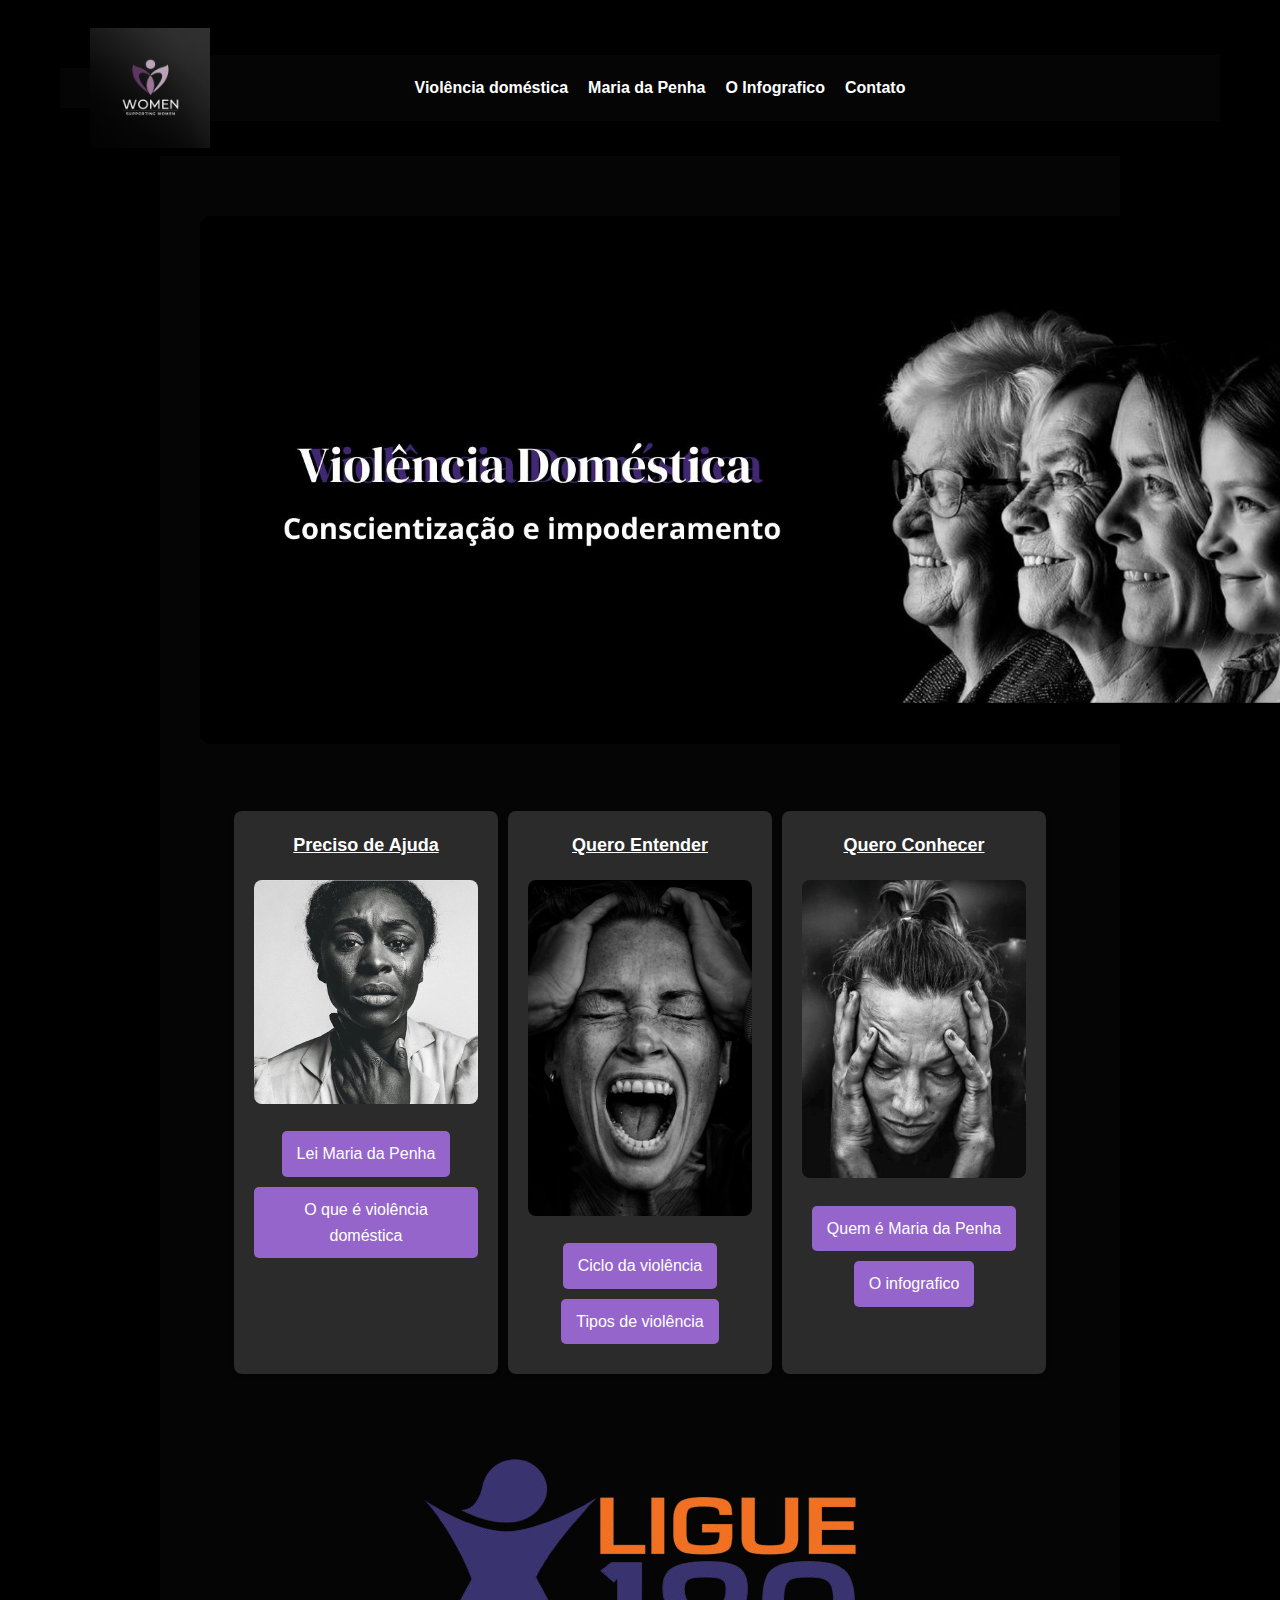
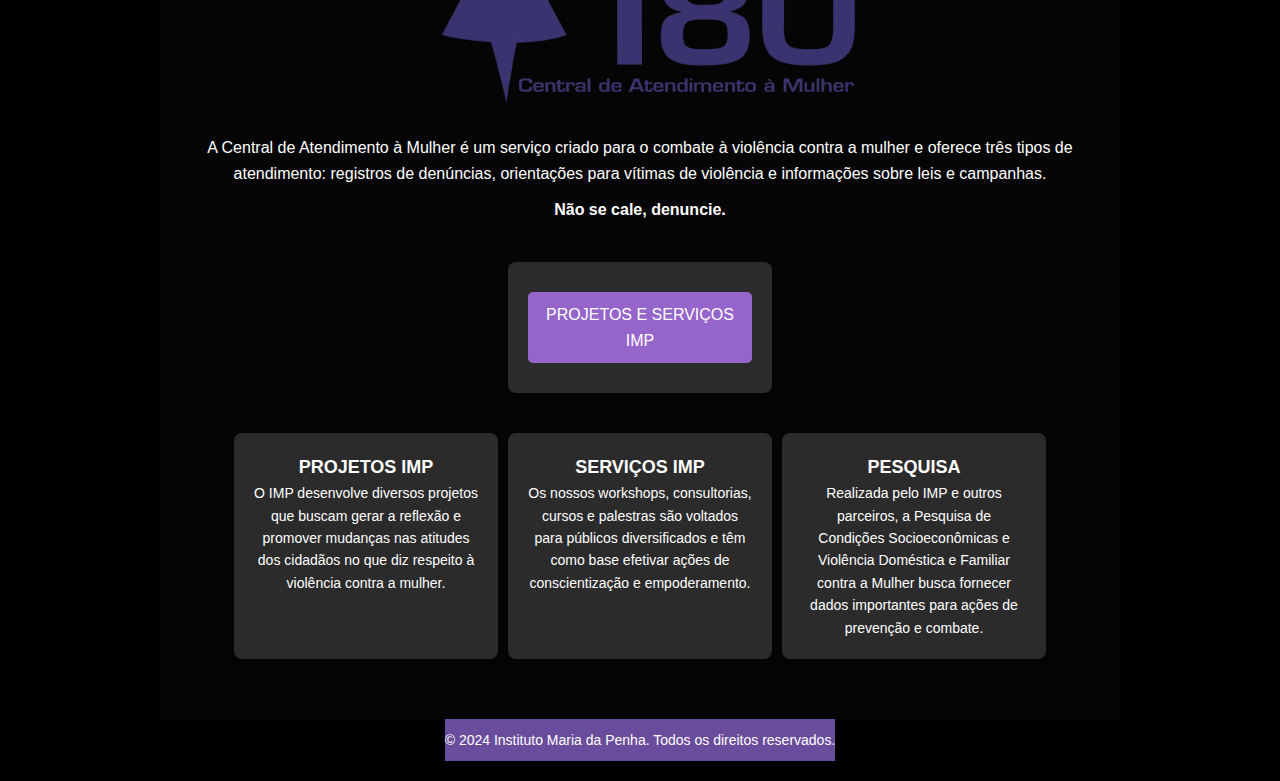
<file: index.html>
<!DOCTYPE html>
<html lang="pt-br">
<head>
  <meta charset="UTF-8">
  <meta name="viewport" content="width=device-width, initial-scale=1.0">
  <title>Instituto Maria da Penha</title>
  <link rel="stylesheet" href="CSS/style.css">
</head>
<body>

  <!-- Cabeçalho principal com navegação -->
  <header>
    <nav class="modern-header">
      <section class="nav-left">
      <img src="IMG/TelaInicial/LOGO.jpg" alt="Logo do Instituto Maria da Penha" class="logo">
      </section>
      <section class="nav-center">
        <ul>
          <li><a href="ViolenciaDomestica.html">Violência doméstica</a></li>
          <li><a href="biogra.html">Maria da Penha</a></li>
          <li><a href="Infografico.html">O Infografico</a></li>
          <li><a href="Contato.html">Contato</a></li>
        </ul>
      </section>
    </nav>
  </header>

  <!-- Seção principal com imagem inicial -->
  <main>
    <section class="image-section">
      <figure>
        <img src="IMG/TelaInicial/violência.jpg" alt="Grupo de mulheres representando força e união">
      </figure>
    </section>
      <section>
        <article>
          <h2>Preciso de Ajuda</h2>
          <figure>
            <img src="IMG/Paginas/1.jpg" alt="Imagem de mulher buscando ajuda">
          </figure>
          <ul>
            <li><a href="https://www.planalto.gov.br/ccivil_03/_ato2004-2006/2006/lei/l11340.htm">Lei Maria da Penha</a></li>
            <li><a href="ViolenciaDomestica.html">O que é violência doméstica</a></li>
          </ul>
        </article>
        <article>
          <h2>Quero Entender</h2>
          <figure>
            <img src="IMG/Paginas/2.jpg" alt="Imagem de mãos unidas representando apoio">
          </figure>
          <ul>
            <li><a href="ViolenciaDomestica.html">Ciclo da violência</a></li>
            <li><a href="ViolenciaDomestica.html">Tipos de violência</a></li>
          </ul>
        </article>
        <article>
          <h2>Quero Conhecer</h2>
          <figure>
            <img src="IMG/Paginas/3.jpg" alt="Imagem de Maria da Penha">
          </figure>
          <ul>
            <li><a href="biogra.html">Quem é Maria da Penha</a></li>
            <li><a href="Infografico.html">O infografico</a></li>
          </ul>
        </article>
      </section>
    <!-- Informações adicionais sobre a Central de Atendimento -->
    <section>
      <img src="IMG/TelaInicial/180V-removebg-preview.png" alt="Ligue 180">
      <p>
        A Central de Atendimento à Mulher é um serviço criado para o combate à violência contra a mulher e oferece três tipos de atendimento: registros de denúncias, orientações para vítimas de violência e informações sobre leis e campanhas.
      </p>
      <strong>Não se cale, denuncie.</strong>
    </section>

    <!-- Sessão de projetos e serviços -->
    <section>
      <article><ul>
      <li><a href="projetosServiços.html">PROJETOS E SERVIÇOS IMP</a></li>
    </ul>
  </article>
    </section>
    <section>
      <article>
        <h3>PROJETOS IMP</h3>
        <p>O IMP desenvolve diversos projetos que buscam gerar a reflexão e promover mudanças nas atitudes dos cidadãos no que diz respeito à violência contra a mulher.</p>
      </article>
      <article>
        <h3>SERVIÇOS IMP</h3>
        <p>Os nossos workshops, consultorias, cursos e palestras são voltados para públicos diversificados e têm como base efetivar ações de conscientização e empoderamento.</p>
      </article>
      <article>
        <h3>PESQUISA</h3>
        <p>Realizada pelo IMP e outros parceiros, a Pesquisa de Condições Socioeconômicas e Violência Doméstica e Familiar contra a Mulher busca fornecer dados importantes para ações de prevenção e combate.</p>
      </article>
    </section>
  </main>

  <!-- Rodapé -->
  <footer>
    <p>&copy; 2024 Instituto Maria da Penha. Todos os direitos reservados.</p>
  </footer>

</body>
</html>
</file>
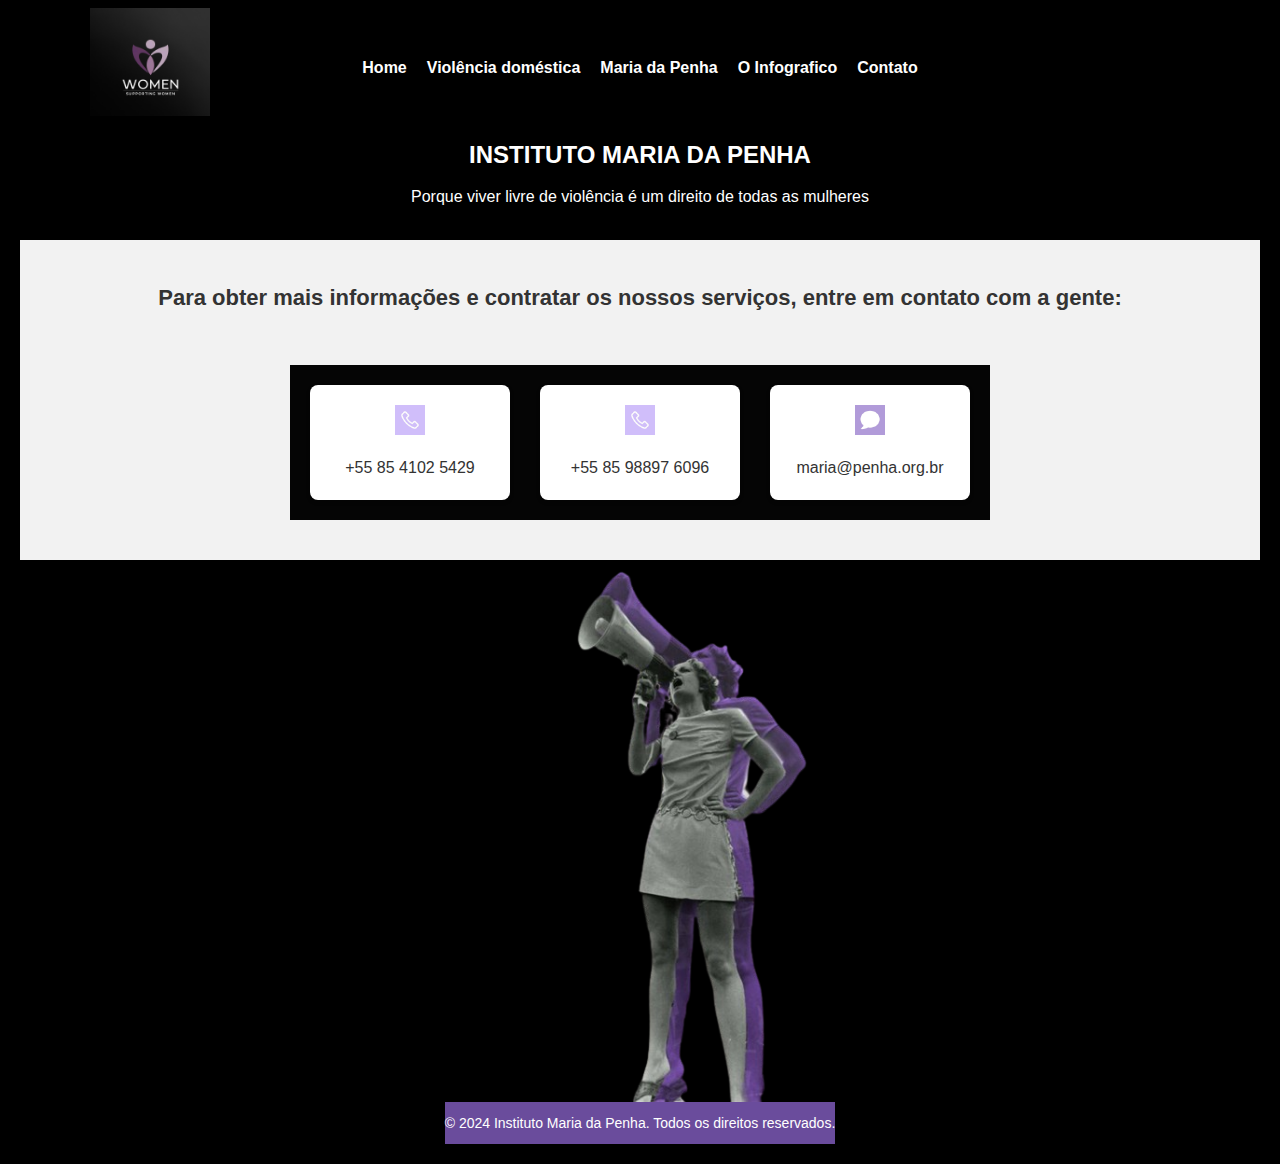
<file: Contato.html>
<!DOCTYPE html>
<html lang="pt-br">
<head>
  <meta charset="UTF-8">
  <meta name="viewport" content="width=device-width, initial-scale=1.0">
  <title>Instituto Maria da Penha</title>
  <link rel="stylesheet" href="CSS/style.css">
</head>
<body>
  <!-- Cabeçalho principal com navegação -->
  <header>
    <nav class="modern-header">
      <div class="nav-left">
        <img src="IMG/TelaInicial/LOGO.jpg" alt="Logo do Instituto Maria da Penha" class="logo">
      </div>
      <div class="nav-center">
        <ul>
          <li><a href="index.html">Home</a></li>
          <li><a href="ViolenciaDomestica.html">Violência doméstica</a></li>
          <li><a href="biogra.html">Maria da Penha</a></li>
          <li><a href="Infografico.html">O Infografico</a></li>
          <li><a href="Contato.html">Contato</a></li>
        </ul>
      </div>
    </nav>
  </header>

  <!-- Cabeçalho principal -->
  <header>
    <h1>INSTITUTO MARIA DA PENHA</h1>
    <p>Porque viver livre de violência é um direito de todas as mulheres</p>
  </header>

  <!-- Seção de Contato -->
  <section class="contact-info">
    <h2>Para obter mais informações e contratar os nossos serviços, entre em contato com a gente:</h2>
    <section class="contact-details">
      <section class="phone">
        <img src="IMG/Contato/telefone.jpg" alt="Ícone de telefone">
        <p>+55 85 4102 5429</p>
      </section>
      <section class="phone">
        <img src="IMG/Contato/telefone.jpg" alt="Ícone de telefone">
        <p>+55 85 98897 6096</p>
      </section>
      <section class="email">
        <img src="IMG/Contato/msg.jpg" alt="Ícone de email">
        <p>maria@penha.org.br</p>
      </section>
    </section>
  </section>

  <!-- Imagem no canto inferior direito -->
  <img src="IMG/Projeto/Mulher.png" alt="Imagem no canto inferior direito" class="corner-image">

  <!-- Rodapé -->
  <footer>
    <p>&copy; 2024 Instituto Maria da Penha. Todos os direitos reservados.</p>
  </footer>

</body>
</html>
</file>
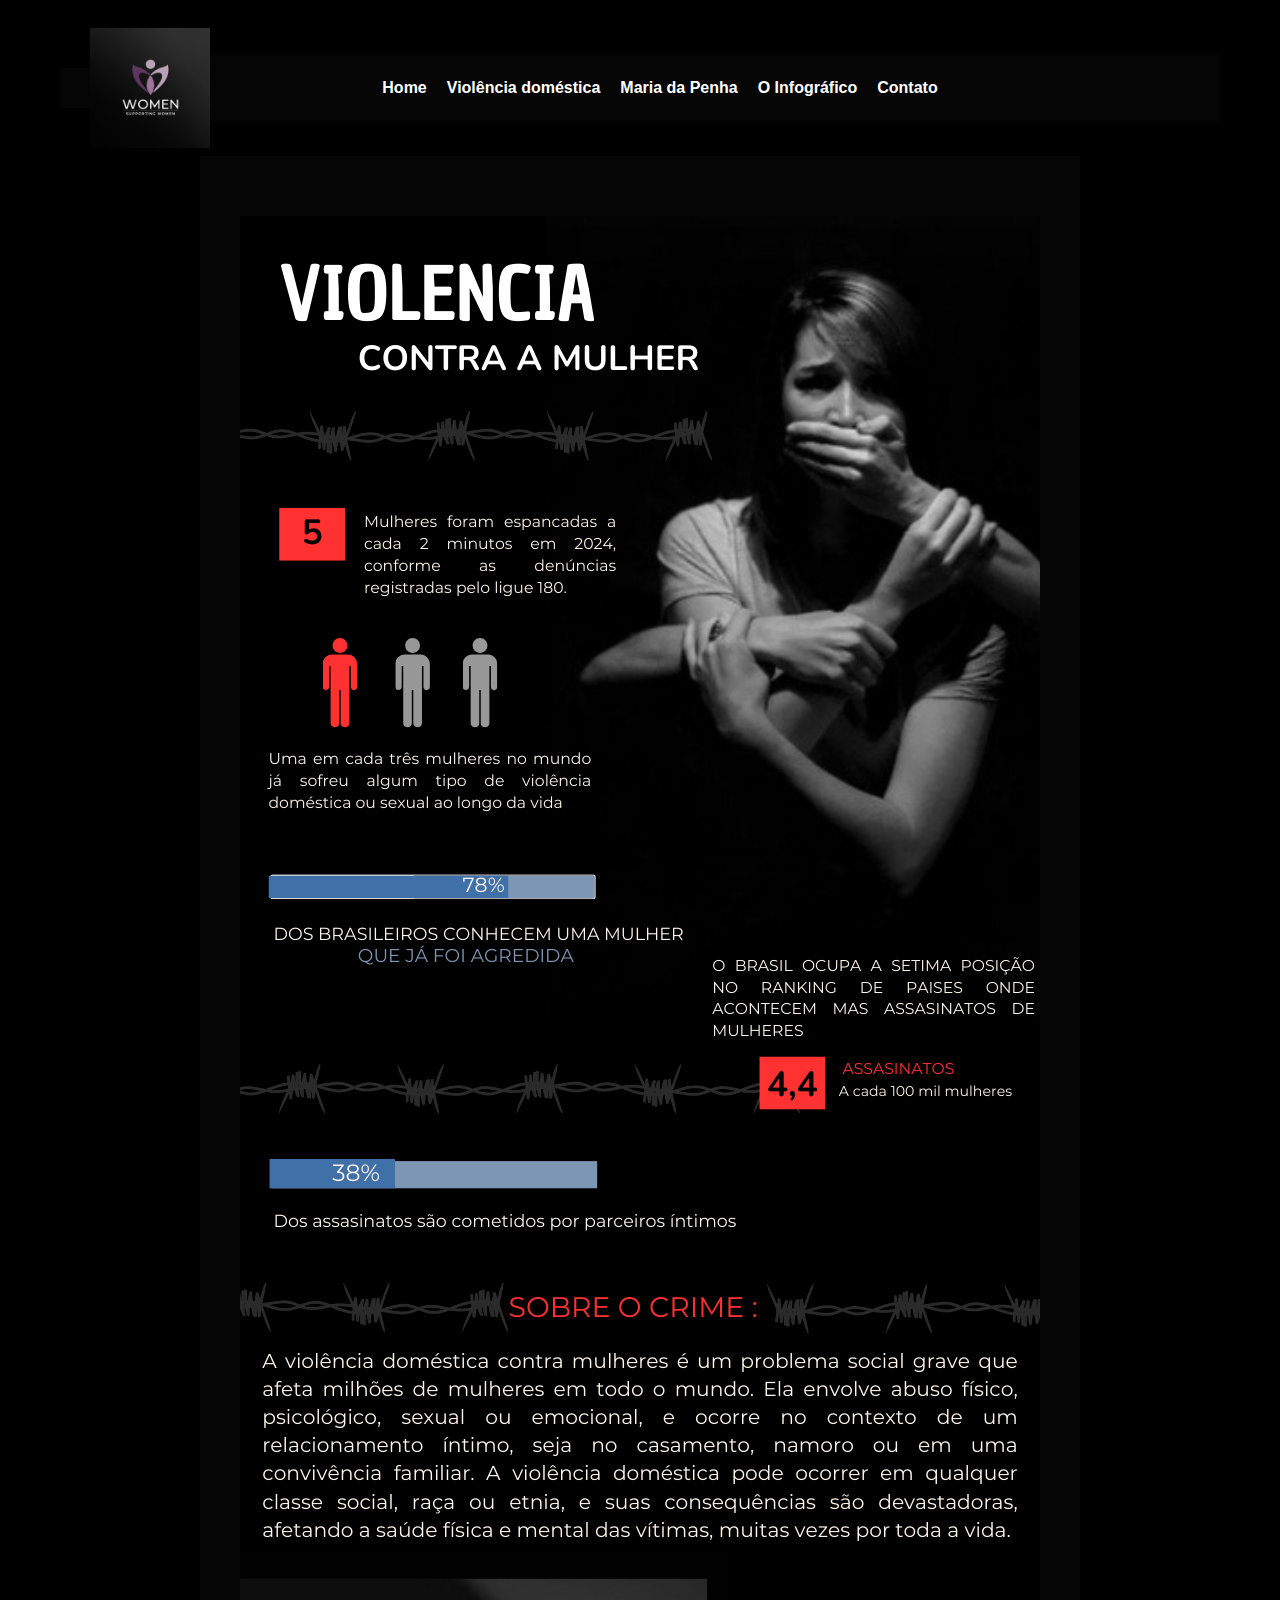
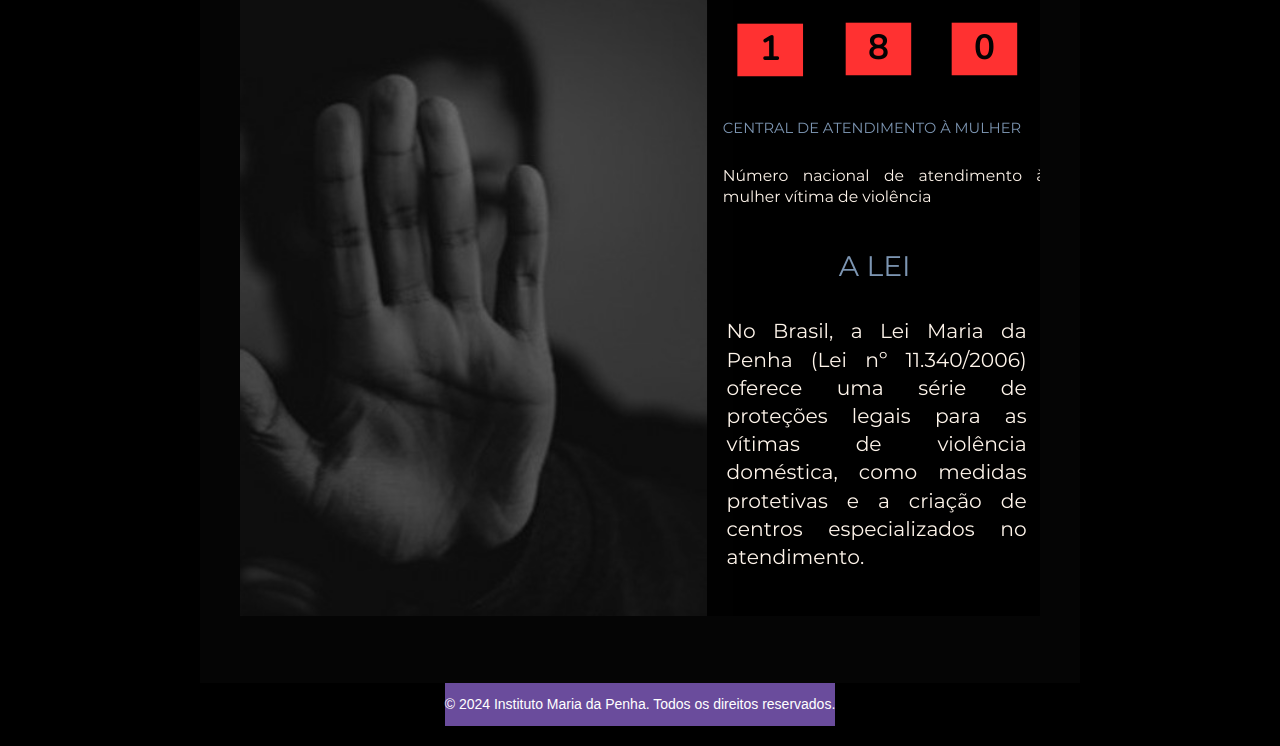
<file: Infografico.html>
<!DOCTYPE html>
<html lang="pt-br">
<head>
  <meta charset="UTF-8">
  <meta name="viewport" content="width=device-width, initial-scale=1.0">
  <title>Instituto Maria da Penha</title>
  <link rel="stylesheet" href="CSS/style.css">
</head>
<body>

  <!-- Cabeçalho principal com navegação -->
  <header>
    <nav class="modern-header">
      <section class="nav-left">
        <img src="IMG/TelaInicial/LOGO.jpg" alt="Logo do Instituto Maria da Penha" class="logo">
      </section>
      <section class="nav-center">
        <ul>
          <li><a href="index.html">Home</a></li>
          <li><a href="ViolenciaDomestica.html">Violência doméstica</a></li>
          <li><a href="biogra.html">Maria da Penha</a></li>
          <li><a href="Infografico.html">O Infográfico</a></li>
          <li><a href="Contato.html">Contato</a></li>
        </ul>
      </section>
    </nav>
  </header>

  <!-- Seção de Infográfico -->
  <main>
    <section class="infographic-section">
      <figure>
        <img src="IMG/Infografico/Infograficos.png" alt="Infográfico sobre a Lei Maria da Penha">
      </figure>
    </section>
  </main>

  <!-- Rodapé -->
  <footer>
    <p>&copy; 2024 Instituto Maria da Penha. Todos os direitos reservados.</p>
  </footer>

</body>
</html>
</file>
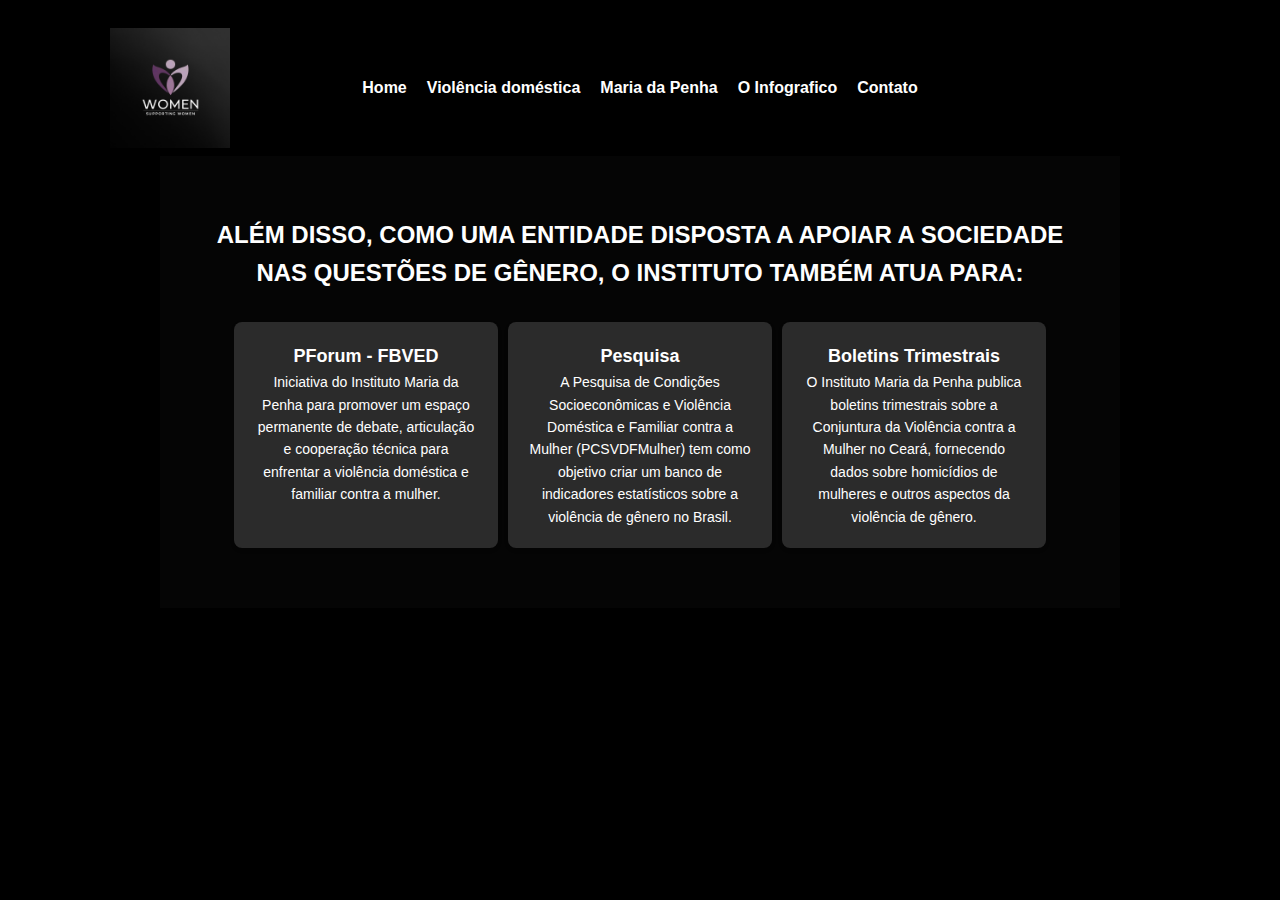
<file: projetosServiços.html>
<!DOCTYPE html>
<html lang="pt-br">
<head>
    <meta charset="UTF-8">
    <meta name="viewport" content="width=device-width, initial-scale=1.0">
    <title>Violência Doméstica</title>
    <link rel="stylesheet" href="CSS/style.css">
</head>
<body class="bg-gray-100">
    <header>
        <header>
            <nav class="modern-header">
              <div class="nav-left">
                <img src="IMG/TelaInicial/LOGO.jpg" alt="Logo do Instituto Maria da Penha" class="logo">
              </div>
              <div class="nav-center">
                <ul>
                  <li><a href="index.html">Home</a></li>
                  <li><a href="ViolenciaDomestica.html">Violência doméstica</a></li>
                  <li><a href="biogra.html">Maria da Penha</a></li>
                  <li><a href="Infografico.html">O Infografico</a></li>
                  <li><a href="Contato.html">Contato</a></li>
                </ul>
              </div>
            </nav>
          </header>
    </header>

    <main>
        <section class="container">
            <h2 class="gamer">ALÉM DISSO, COMO UMA ENTIDADE DISPOSTA A APOIAR A SOCIEDADE NAS QUESTÕES DE GÊNERO, O INSTITUTO TAMBÉM ATUA PARA:</h2>

            <article class="info-card">
                <h3>PForum - FBVED</h3>
                <p>Iniciativa do Instituto Maria da Penha para promover um espaço permanente de debate, articulação e cooperação técnica para enfrentar a violência doméstica e familiar contra a mulher.</p>
            </article>

            <article class="info-card">
                <h3>Pesquisa</h3>
                <p>A Pesquisa de Condições Socioeconômicas e Violência Doméstica e Familiar contra a Mulher (PCSVDFMulher) tem como objetivo criar um banco de indicadores estatísticos sobre a violência de gênero no Brasil.</p>
            </article>

            <article class="info-card">
                <h3>Boletins Trimestrais</h3>
                <p>O Instituto Maria da Penha publica boletins trimestrais sobre a Conjuntura da Violência contra a Mulher no Ceará, fornecendo dados sobre homicídios de mulheres e outros aspectos da violência de gênero.</p>
            </article>
        </section>
    </main>
</body>
</html>
</file>
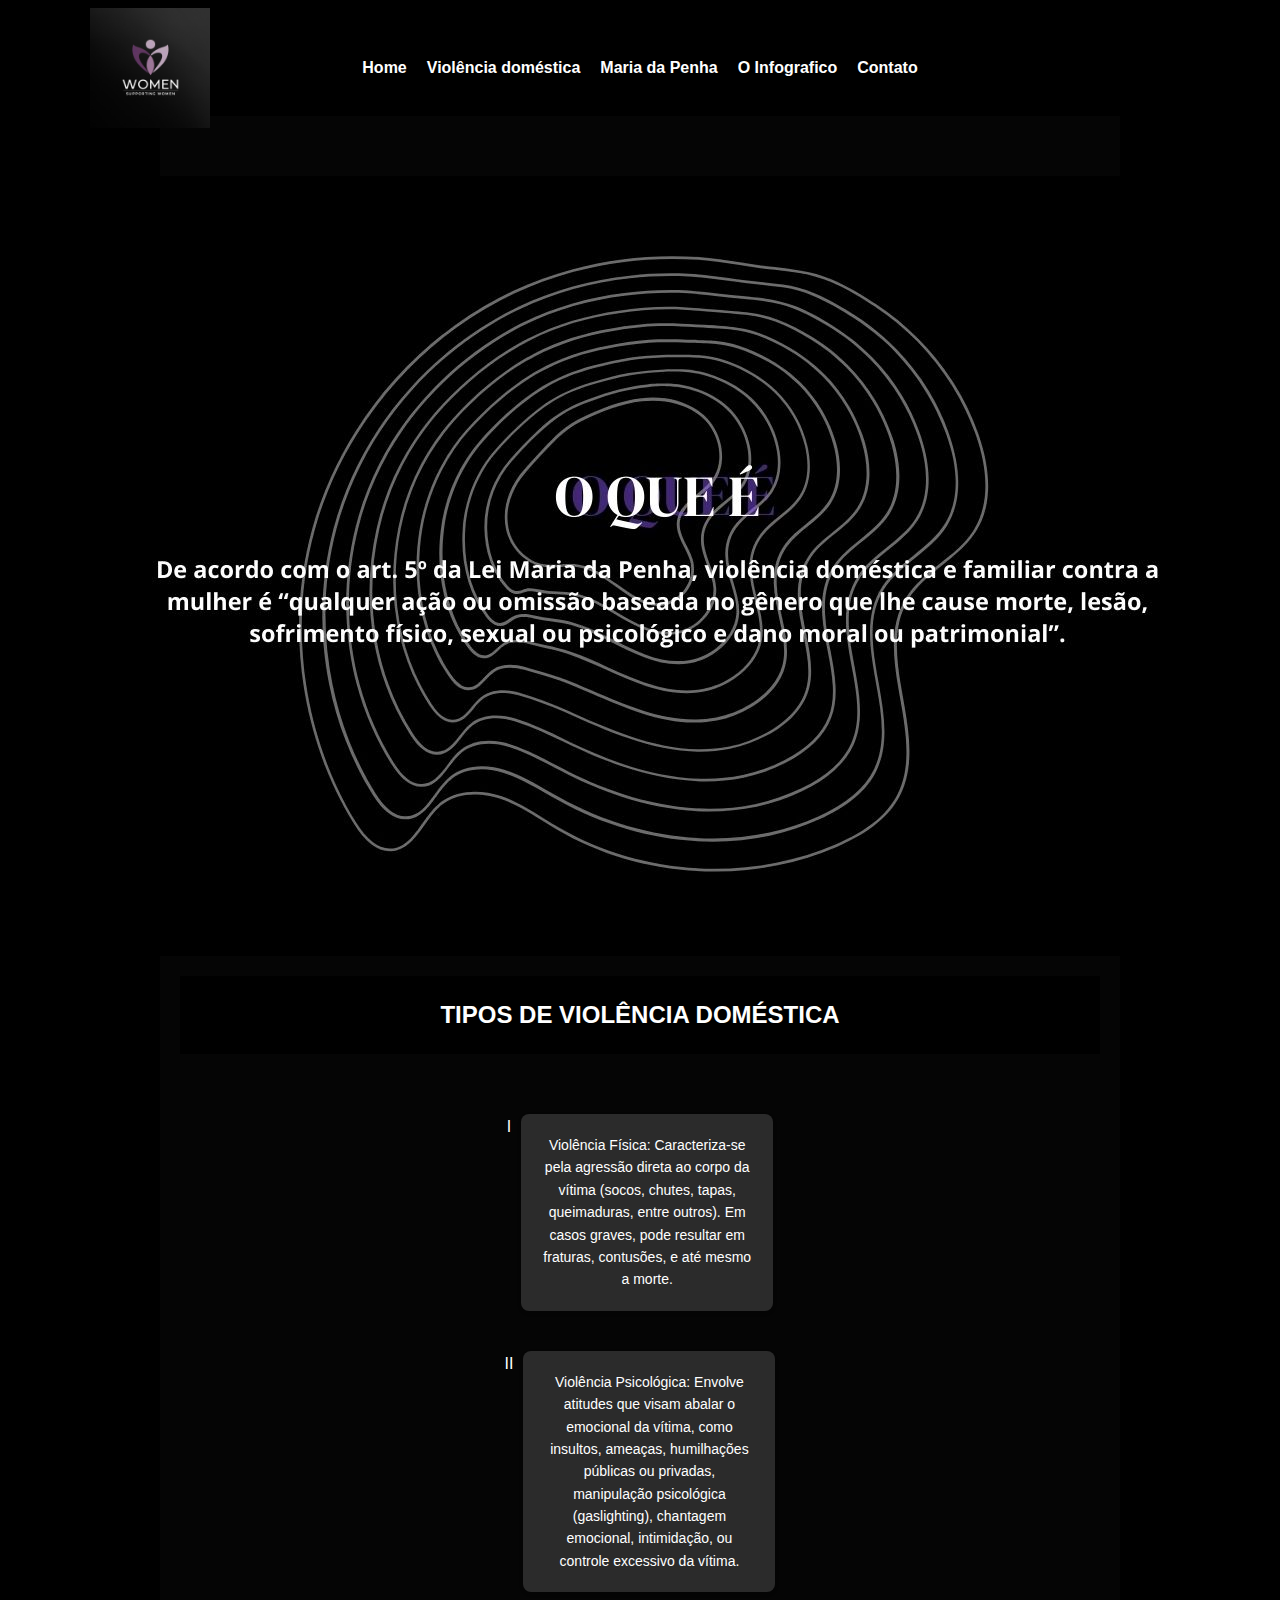
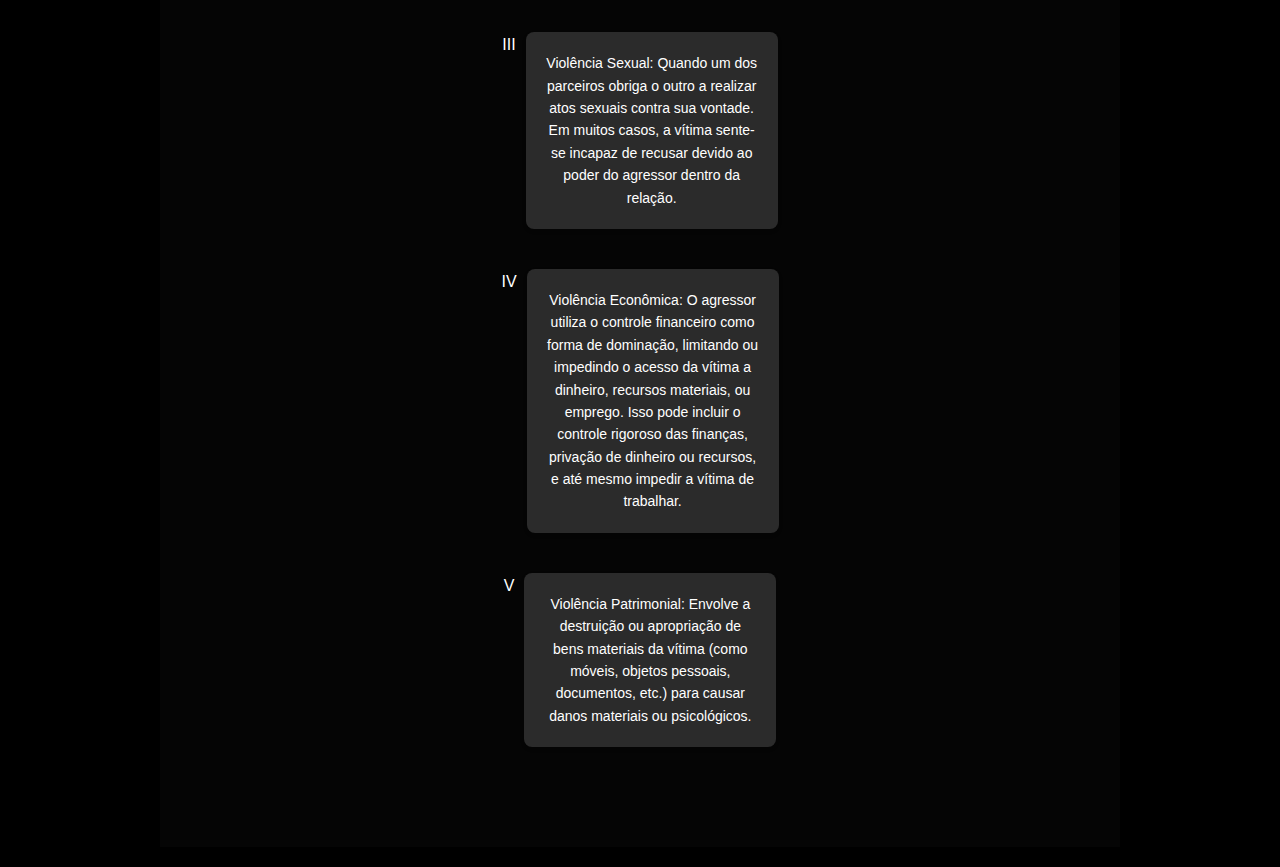
<file: ViolenciaDomestica.html>
<!DOCTYPE html>
<html lang="pt-br">
<head>
    <meta charset="UTF-8">
    <meta name="viewport" content="width=device-width, initial-scale=1.0">
    <title>Violência Doméstica</title>
    <link rel="stylesheet" href="CSS/style.css">
</head>
<header>
    <nav class="modern-header">
      <div class="nav-left">
        <img src="IMG/TelaInicial/LOGO.jpg" alt="Logo do Instituto Maria da Penha" class="logo">
      </div>
      <div class="nav-center">
        <ul>
          <li><a href="index.html">Home</a></li>
          <li><a href="ViolenciaDomestica.html">Violência doméstica</a></li>
          <li><a href="biogra.html">Maria da Penha</a></li>
          <li><a href="Infografico.html">O Infografico</a></li>
          <li><a href="Contato.html">Contato</a></li>
        </ul>
      </div>
    </nav>
  </header>

    <main>
        <!-- Imagem em destaque -->
        <section class="banner">
            <img src="IMG/oque é/violência (1).jpg" alt="Descrição da imagem">
        </section>
        
        <header>
            <h1>TIPOS DE VIOLÊNCIA DOMÉSTICA</h1>
        </header>
        <main>
            <section class="content">
                <aside class="circle">I</aside>
                <article class="text-box">
                    <p>
                        Violência Física: Caracteriza-se pela agressão direta ao corpo da vítima (socos, chutes, tapas, queimaduras, entre outros). Em casos graves, pode resultar em fraturas, contusões, e até mesmo a morte.
                    </p>
                </article>
            </section>
            <section class="content">
                <aside class="circle">II</aside>
                <article class="text-box">
                    <p>
                        Violência Psicológica: Envolve atitudes que visam abalar o emocional da vítima, como insultos, ameaças, humilhações públicas ou privadas, manipulação psicológica (gaslighting), chantagem emocional, intimidação, ou controle excessivo da vítima.
                    </p>
                </article>
            </section>
            <section class="content">
                <aside class="circle">III</aside>
                <article class="text-box">
                    <p>
                        Violência Sexual: Quando um dos parceiros obriga o outro a realizar atos sexuais contra sua vontade. Em muitos casos, a vítima sente-se incapaz de recusar devido ao poder do agressor dentro da relação.
                    </p>
                </article>
            </section>

            <section class="content">
                <aside class="circle">IV</aside>
                <article class="text-box">
                    <p>
                        Violência Econômica: O agressor utiliza o controle financeiro como forma de dominação, limitando ou impedindo o acesso da vítima a dinheiro, recursos materiais, ou emprego. Isso pode incluir o controle rigoroso das finanças, privação de dinheiro ou recursos, e até mesmo impedir a vítima de trabalhar.
                    </p>
                </article>
            </section>

            <section class="content">
                <aside class="circle">V</aside>
                <article class="text-box">
                    <p>
                        Violência Patrimonial: Envolve a destruição ou apropriação de bens materiais da vítima (como móveis, objetos pessoais, documentos, etc.) para causar danos materiais ou psicológicos.
                    </p>
                </article>
            </section>
            
        
        </main>
    </body>
    </html>
</file>
<file: CSS/style.css>
/* Reset de estilo */
* {
  margin: 0;
  padding: 0;
  box-sizing: border-box;
}

/* Estilo Global */
body {
  font-family: 'Arial', sans-serif;
  line-height: 1.6;
  color: #FFFFFF;
  background-color: #000000;
  margin: 0;
  padding: 0;
  text-align: center;
  display: flex;
  flex-direction: column;
  align-items: center;
  padding: 20px;
}

/* Cabeçalho */
header {
  background-color: #000000;
  padding: 20px;
  text-align: center;
  position: relative; /* Permite o posicionamento absoluto da logo */
  width: 100%;
}

header h1 {
  margin: 0;
  font-size: 24px;
  color: #FFFFFF;
}

/* Posicionando a logo no canto direito da imagem */
header img {
  position: absolute;
  left: 20px;
  top: 50%;
  transform: translateY(-50%);
  width: 120px; /* Ajuste o tamanho da logo */
  height: auto;
}

header p {
  margin: 10px 0;
  font-size: 16px;
  color: #FFFFFF;
}

header strong {
  color: #e74c3c;
  font-size: 18px;
}

/* Estilo para a imagem na seção principal */
.image-section figure {
  text-align: center;
  margin-bottom: 20px;
}

.image-section img {
  width: 1200%;  /* Faz a imagem ocupar toda a largura disponível */
  max-width: 1300px;  /* Limita a largura máxima */
  height: auto;
  border-radius: 10px;  /* Se desejar bordas arredondadas */
}


/* Navegação */
.modern-header {
  display: flex;
  justify-content: space-between;
  align-items: center;
  background-color: #000000;
  padding: 15px 20px;
}

.nav-left .logo {
  margin-left: 50px;
  width: 120px;
  height: auto;
}

.nav-center {
  flex: 1;
  text-align: center;
}

.nav-center ul {
  list-style-type: none;
  display: inline-flex;
  gap: 20px;
  margin: 0;
  padding: 0;
}

.nav-center ul li a {
  color: #FFFFFF;
  text-decoration: none;
  font-weight: bold;
}

.nav-center ul li a:hover {
  text-decoration: underline;
  color: #c07ac9;
}

/* Seções principais */
main {
  background-color: #050505;
  padding: 40px 20px;
  max-width: 960px; /* Limita a largura da página */
  margin: 0 auto; /* Centraliza o conteúdo */
}

main h2 {
  color: #FFFFFF;
  font-size: 24px;
  text-decoration: underline;
  margin-bottom: 20px;
}

/* Layout da seção */
section {
  display: flex;
  justify-content: center;
  gap: 10px;
  flex-wrap: wrap;
  background-color: #050505;
  padding: 20px;
}

/* Artigo (caixa de conteúdo) */
article {
  background-color: #2B2B2B;
  border-radius: 8px;
  padding: 20px;
  width: 30%;
  box-shadow: 0 2px 4px rgba(0, 0, 0, 0.1);
}

article h2, article h3 {
  font-size: 18px;
  color: #FFFFFF;
}

article img {
  width: 100%;
  height: auto;
  border-radius: 8px;
  margin-bottom: 10px;
}

article p {
  font-size: 14px;
  color: #FFFFFF;
}

article ul {
  list-style: none;
  padding: 0;
}

article ul li {
  margin: 10px 0;
}

article ul li a {
  text-decoration: none;
  color: #FFFFFF;
  background-color: #9565cb;
  padding: 10px 15px;
  border-radius: 5px;
  display: inline-block;
}

article ul li a:hover {
  background-color: #d07ee3;
}

/* Estilo para a imagem no canto inferior direito */
.corner-image {
  bottom: 50px;
  right: 50px;
  z-index: 1000;
  width: 400px;
  height: auto;
}

/* Seção de contato */
.contact-info {
  padding: 40px 20px;
  background-color: #F2F2F2;
  text-align: center;
}

.contact-info h2 {
  font-size: 22px;
  margin-bottom: 20px;
  color: #333;
}

.contact-details {
  display: flex;
  justify-content: center;
  gap: 30px;
  flex-wrap: wrap;
  margin-top: 20px;
}

.contact-details section {
  background-color: #FFFFFF;
  padding: 20px;
  border-radius: 8px;
  box-shadow: 0 2px 5px rgba(0, 0, 0, 0.1);
  width: 200px;
  text-align: center;
  display: flex;
  align-items: center;
  gap: 10px;
}

.contact-details img {
  width: 30px;
  height: 30px;
  object-fit: contain;
}

.contact-details p {
  font-size: 16px;
  margin-top: 10px;
  color: #333;
}


/* Responsividade */
@media (max-width: 768px) {
  .modern-header {
    flex-direction: column;
    align-items: center;
  }

  .nav-center ul {
    flex-direction: column;
    gap: 10px;
  }

  .nav-left {
    margin-bottom: 10px;
  }

  main {
    padding: 20px;
  }

  article {
    width: 100%;
  }

  .contact-details {
    flex-direction: column;
    gap: 20px;
  }

  header img {
    position: absolute;
    top: 15px;
    right: 15px;
    width: 100px; /* Ajuste o tamanho da logo no mobile */
  }
}

/* Estilos para seções específicas */
.hero {
  width: 100%;
  text-align: center;
  background-color: #fff;
}

.hero-image {
  max-width: 800px;
  width: 100%;
  border-radius: 10px;
}

.bio, .bio2 {
  display: flex;
  align-items: center;
  background-color: #fff;
  padding: 20px;
  margin-top: -50px;
  width: 90%;
  max-width: 1000px;
  box-shadow: 0 4px 6px rgba(0, 0, 0, 0.1);
}

.bio-content {
  display: flex;
  align-items: center;
  gap: 20px;
}

.year {
  font-size: 2rem;
  font-weight: bold;
  color: #ccc;
  writing-mode: vertical-rl;
  transform: rotate(180deg);
}

.bio-text, .bio-text2 {
  font-size: 1.1rem;
  line-height: 1.8;
  color: #333;
  text-align: justify;
}

.bio-text strong {
  color: #4B0082;
}

.bio-text2 strong {
  color: red;
}


/* Layout para imagens sobrepostas */
.images {
  position: relative;
  width: 50%;
}

.img-principal {
  width: 70%;
  border-radius: 5px;
  border: 3px solid white;
}

.img-sobreposta {
  position: absolute;
  bottom: 140px;
  right: 10px;
  width: 50%;
  border: 3px solid white;
  border-radius: 5px;
}

/* Rodapé */
footer {
  background-color: #6a4c9c;
  color: #FFFFFF;
  padding: 10px 0;
}

footer p {
  margin: 0;
  font-size: 14px;
}
.gamer{
  text-decoration: none;
}
</file>
